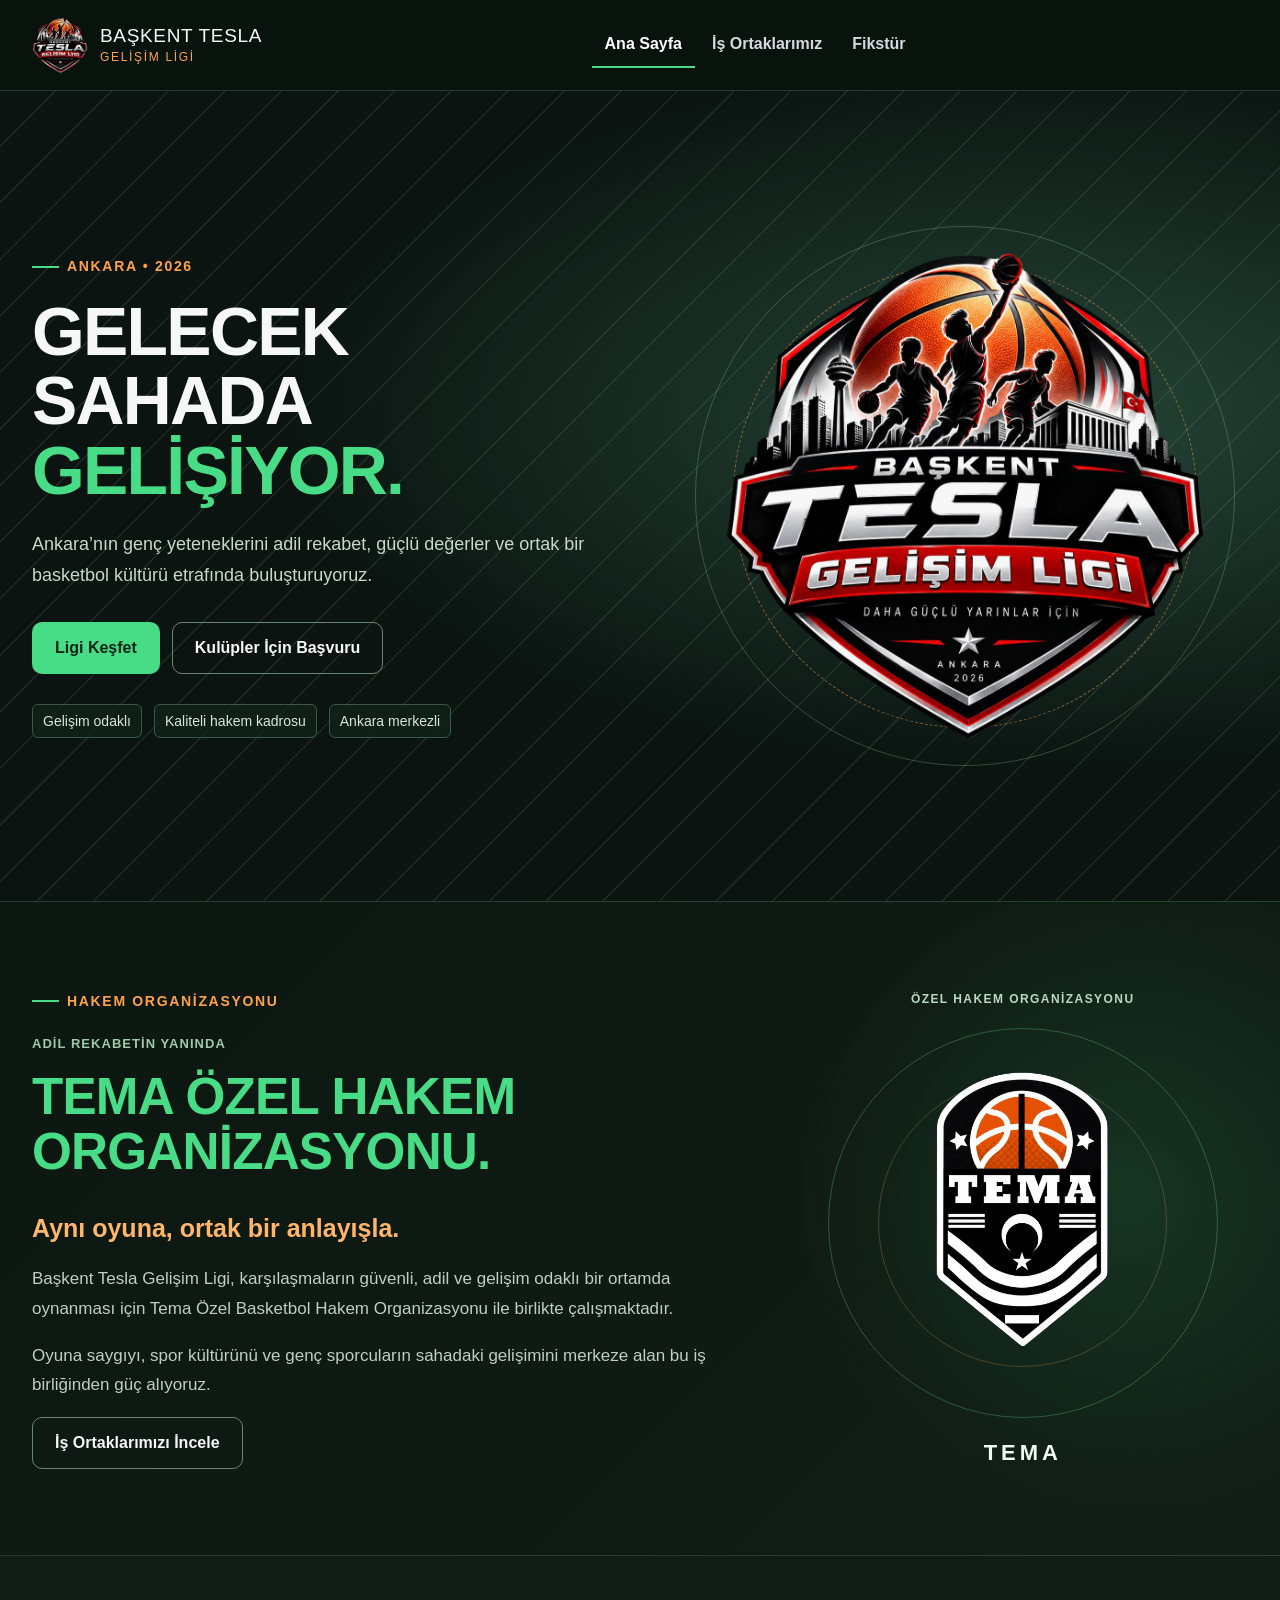
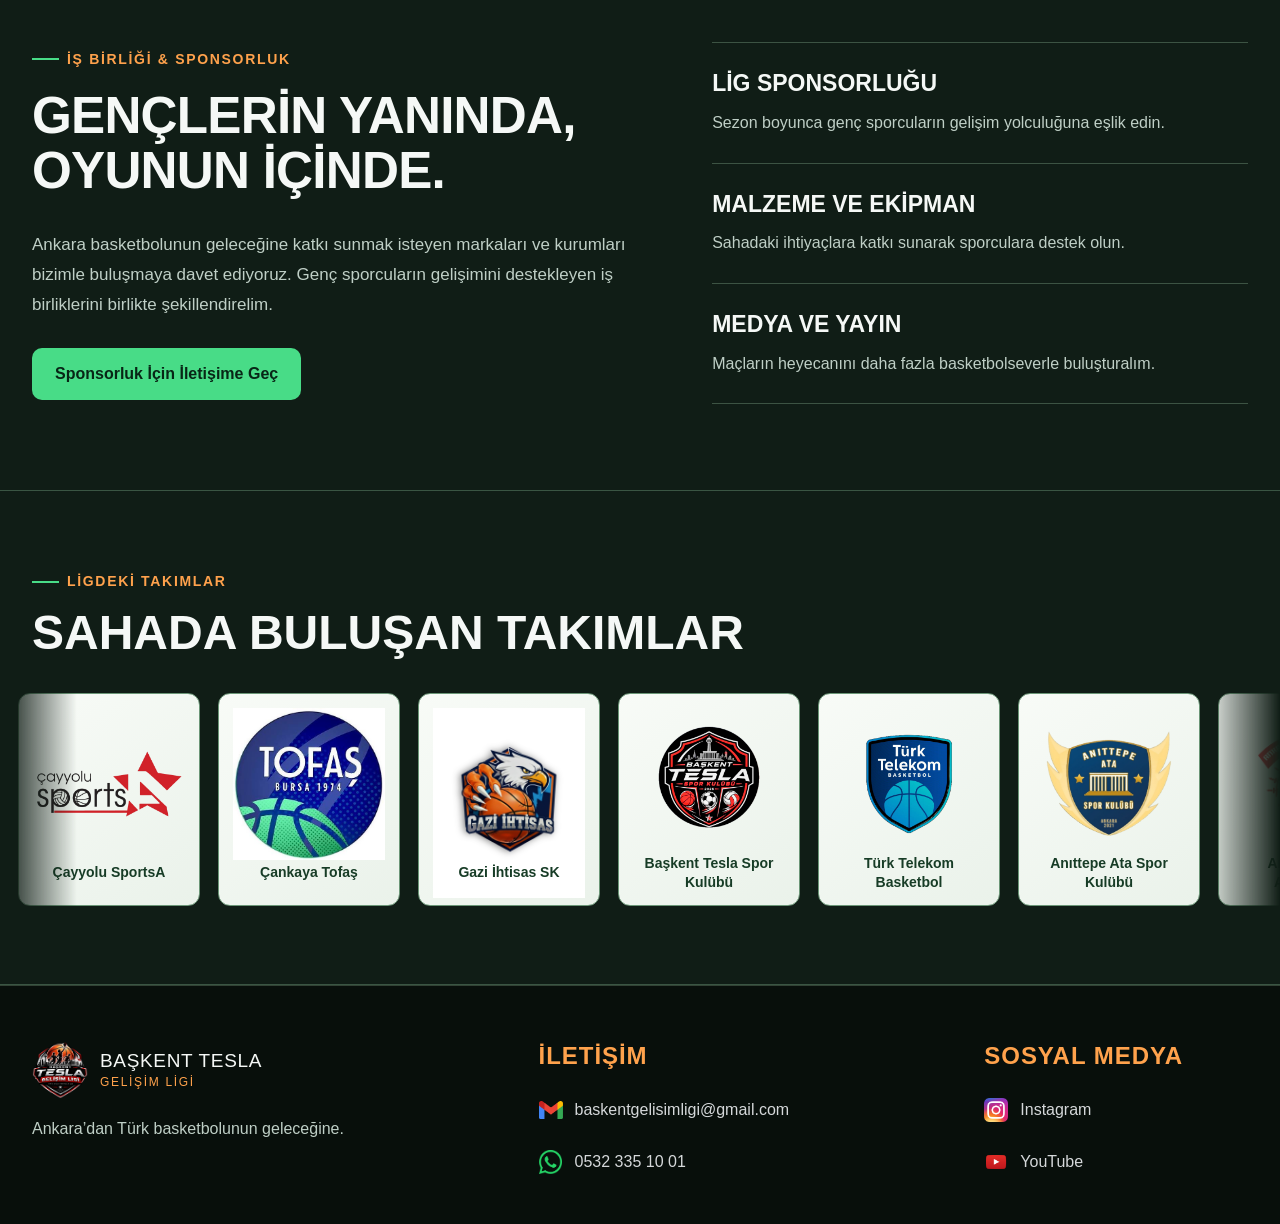
<file: index.html>
<!doctype html>
<html lang="tr">
<head>
  <meta charset="UTF-8">
  <meta name="viewport" content="width=device-width, initial-scale=1.0">
  <meta
    name="description"
    content="Başkent Tesla Gelişim Ligi — Ankara'nın genç basketbolcuları için gelişim, adil rekabet ve iş birliği platformu."
  >
  <title>Başkent Tesla Gelişim Ligi</title>

  <link rel="stylesheet" href="styles.css">
  <link rel="stylesheet" href="home.css">
  <script src="home.js" defer></script>
</head>

<body class="home-page">
  <a class="skip-link" href="#app">İçeriğe geç</a>

  <div class="shell">
    <header class="topbar">
      <div class="site-width header-inner">
        <a class="brand" href="index.html" aria-label="Başkent Tesla Gelişim Ligi ana sayfa">
          <span class="logo-wrap">
            <img src="assets/images/bgl_logo.png" alt="" width="56" height="56">
          </span>

          <span class="brand-name">
            Başkent Tesla
            <span>Gelişim Ligi</span>
          </span>
        </a>

        <nav id="mainNav" class="nav-links" aria-label="Ana navigasyon">
          <a class="nav-link active" aria-current="page" href="index.html">Ana Sayfa</a>
          <a class="nav-link" href="kulupler.html">İş Ortaklarımız</a>
          <a class="nav-link" href="fikstur.html">Fikstür</a>
        </nav>

        <div class="header-actions">

          <button
            id="menuButton"
            class="menu-button"
            type="button"
            aria-label="Menüyü aç"
            aria-expanded="false"
            aria-controls="mainNav"
          >
            ☰
          </button>
        </div>
      </div>
    </header>

    <main id="app">
      
      <section class="hero" id="hero" aria-labelledby="hero-title">
        <div class="site-width hero-grid">
          <div class="hero-content">
            <span class="eyebrow">ANKARA • 2026</span>

            <h1 id="hero-title" class="hero-title">
              Gelecek Sahada <span>Gelişiyor.</span>
            </h1>

            <p class="hero-copy">
              Ankara’nın genç yeteneklerini adil rekabet, güçlü değerler ve ortak
              bir basketbol kültürü etrafında buluşturuyoruz.
            </p>

            <div class="button-row">
              <a class="primary-button" href="#lig-bilgileri">Ligi Keşfet</a>
              <a class="secondary-button" href="#katilim">Kulüpler İçin Başvuru</a>
            </div>

            <div class="trust-row" aria-label="Lig özellikleri">
              <span class="trust-item">Gelişim odaklı</span>
              <span class="trust-item">Kaliteli hakem kadrosu</span>
              <span class="trust-item">Ankara merkezli</span>
            </div>
          </div>

          <div class="hero-mark">
            <img
              class="hero-logo"
              src="assets/images/bgl_logo.png"
              alt="Başkent Tesla Gelişim Ligi logosu"
              width="520"
              height="520"
              fetchpriority="high"
            >
          </div>
        </div>
      </section>

      <section class="section home-referee-partner" aria-labelledby="tema-title">
        <div class="site-width referee-partner-grid">
          <div class="referee-partner-copy">
            <span class="eyebrow">HAKEM ORGANİZASYONU</span>

            <span class="partner-index">ADİL REKABETİN YANINDA</span>

            <h2 class="section-title" id="tema-title">
              <span>Tema Özel Hakem Organizasyonu.</span>
            </h2>

            <p class="referee-lead">Aynı oyuna, ortak bir anlayışla.</p>

            <p class="section-copy">
              Başkent Tesla Gelişim Ligi, karşılaşmaların güvenli, adil ve
              gelişim odaklı bir ortamda oynanması için Tema Özel Basketbol
              Hakem Organizasyonu ile birlikte çalışmaktadır.
            </p>

            <p class="section-copy">
              Oyuna saygıyı, spor kültürünü ve genç sporcuların sahadaki
              gelişimini merkeze alan bu iş birliğinden güç alıyoruz.
            </p>

            <a class="secondary-button" href="kulupler.html">
              İş Ortaklarımızı İncele
            </a>
          </div>

          <div class="referee-logo-area">
            <span class="logo-area-label">ÖZEL HAKEM ORGANİZASYONU</span>

            <div class="referee-logo-halo">
              <img
                src="assets/images/tema_hakem_logo.png"
                alt="Tema Özel Basketbol Hakem Organizasyonu logosu"
                width="420"
                height="420"
                loading="lazy"
              >
            </div>

            <span class="logo-area-name">TEMA</span>
          </div>
        </div>
      </section>

      <section class="section home-partners" id="sponsorluk" aria-labelledby="partners-title">
        <div class="site-width partners-grid">
          <div>
            <span class="eyebrow">İŞ BİRLİĞİ & SPONSORLUK</span>

            <h2 class="section-title" id="partners-title">
              Gençlerin Yanında,<br>
              Oyunun İçinde.
            </h2>

            <p class="section-copy">
              Ankara basketbolunun geleceğine katkı sunmak isteyen markaları ve
              kurumları bizimle buluşmaya davet ediyoruz. Genç sporcuların
              gelişimini destekleyen iş birliklerini birlikte şekillendirelim.
            </p>

            <a
              class="primary-button"
              href="https://wa.me/905323351001"
              target="_blank"
              rel="noopener noreferrer"
            >
              Sponsorluk İçin İletişime Geç
            </a>
          </div>

          <div class="partner-options">
            <article>
              <div>
                <h3>Lig Sponsorluğu</h3>
                <p>Sezon boyunca genç sporcuların gelişim yolculuğuna eşlik edin.</p>
              </div>
            </article>

            <article>
              <div>
                <h3>Malzeme ve Ekipman</h3>
                <p>Sahadaki ihtiyaçlara katkı sunarak sporculara destek olun.</p>
              </div>
            </article>

            <article>
              <div>
                <h3>Medya ve Yayın</h3>
                <p>Maçların heyecanını daha fazla basketbolseverle buluşturalım.</p>
              </div>
            </article>
          </div>
        </div>
      </section>
      
      <section class="teams-section" aria-labelledby="teams-title">
        <div class="site-width teams-heading">
          <div>
            <span class="eyebrow">LİGDEKİ TAKIMLAR</span>
            <h2 id="teams-title">Sahada Buluşan Takımlar</h2>
          </div>
        </div>

        <div class="team-marquee" aria-label="Lig takımları">
          <div class="team-track">
            <article class="team-card">
              <div class="team-logo-box">
                <img src="assets/images/sportsADARK.png" alt="SportsA logosu" loading="lazy">
              </div>
              <h3>Çayyolu SportsA</h3>
            </article>

            <article class="team-card">
              <div class="team-logo-box">
                <img src="assets/images/tofasCankaya.jpeg" alt="Tofas Cankaya" loading="lazy">
              </div>
              <h3>Çankaya Tofaş</h3>
            </article>

            <article class="team-card">
              <div class="team-logo-box">
                <img src="assets/images/ihtisasGazi.jpeg" alt="Gazi İhtisas SK" loading="lazy">
              </div>
              <h3>Gazi İhtisas SK</h3>
            </article>

            <article class="team-card">
              <div class="team-logo-box">
                <img src="assets/images/baskent_tesla_logo.png" alt="Baskent Tesla logosu" loading="lazy">
              </div>
              <h3>Başkent Tesla Spor Kulübü</h3>
            </article>

            <article class="team-card">
              <div class="team-logo-box">
                <img src="assets/images/turkTelekom.png" alt="[Takım 3 adı] logosu" loading="lazy">
              </div>
              <h3>Türk Telekom Basketbol</h3>
            </article>

            <article class="team-card">
              <div class="team-logo-box">
                <img src="assets/images/anıttepeTransp.png" alt="[Takım 4 adı] logosu" loading="lazy">
              </div>
              <h3>Anıttepe Ata Spor Kulübü</h3>
            </article>

            <article class="team-card">
              <div class="team-logo-box">
                <img src="assets/images/ankaraSporAkademisi.png" alt="[Takım 5 adı] logosu" loading="lazy">
              </div>
              <h3>Ankara Spor Akademisi</h3>
            </article>

            <article class="team-card">
              <div class="team-logo-box">
                <img src="assets/images/forceSportsAcademy.png" alt="[Takım 6 adı] logosu" loading="lazy">
              </div>
              <h3>Force Sports Academy</h3>
            </article>

            <article class="team-card">
              <div class="team-logo-box">
                <img src="assets/images/oyaAkın_logo.png" alt="Oya Akın logosu" loading="lazy">
              </div>
              <h3>Oya Akın Spor Kulübü</h3>
            </article>

            <article class="team-card">
              <div class="team-logo-box">
                <img src="assets/images/hacettepeLogo.png" alt="Hacettepe logosu" loading="lazy">
              </div>
              <h3>Hacettepe Basketbol Kulübü</h3>
            </article>

            <article class="team-card">
              <div class="team-logo-box">
                <img src="assets/images/tofasLogo.png" alt="Batıkent Tofaş logosu" loading="lazy">
              </div>
              <h3>Batıkent Tofaş</h3>
            </article>
            
            <article class="team-card">
              <div class="team-logo-box">
                <img src="assets/images/ankaraAltyapıSporKulubu.png" alt="Ankara Altyapı SK logosu" loading="lazy">
              </div>
              <h3>Ankara Altyapı SK</h3>
            </article>

            <article class="team-card">
              <div class="team-logo-box">
                <img src="assets/images/sportsADARK.png" alt="SportsA logosu" loading="lazy">
              </div>
              <h3>Çayyolu SportsA</h3>
            </article>

            <article class="team-card">
              <div class="team-logo-box">
                <img src="assets/images/tofasCankaya.jpeg" alt="Tofas Cankaya" loading="lazy">
              </div>
              <h3>Çankaya Tofaş</h3>
            </article>

            <article class="team-card">
              <div class="team-logo-box">
                <img src="assets/images/ihtisasGazi.jpeg" alt="Gazi İhtisas SK" loading="lazy">
              </div>
              <h3>Gazi İhtisas SK</h3>
            </article>

            <article class="team-card">
              <div class="team-logo-box">
                <img src="assets/images/baskent_tesla_logo.png" alt="Baskent Tesla logosu" loading="lazy">
              </div>
              <h3>Başkent Tesla Spor Kulübü</h3>
            </article>

            <article class="team-card">
              <div class="team-logo-box">
                <img src="assets/images/turkTelekom.png" alt="[Takım 3 adı] logosu" loading="lazy">
              </div>
              <h3>Türk Telekom Basketbol</h3>
            </article>

            <article class="team-card">
              <div class="team-logo-box">
                <img src="assets/images/anıttepeTransp.png" alt="[Takım 4 adı] logosu" loading="lazy">
              </div>
              <h3>Anıttepe Ata Spor Kulübü</h3>
            </article>

            <article class="team-card">
              <div class="team-logo-box">
                <img src="assets/images/ankaraSporAkademisi.png" alt="[Takım 5 adı] logosu" loading="lazy">
              </div>
              <h3>Ankara Spor Akademisi</h3>
            </article>

            <article class="team-card">
              <div class="team-logo-box">
                <img src="assets/images/forceSportsAcademy.png" alt="[Takım 6 adı] logosu" loading="lazy">
              </div>
              <h3>Force Sports Academy</h3>
            </article>

            <article class="team-card">
              <div class="team-logo-box">
                <img src="assets/images/oyaAkın_logo.png" alt="Oya Akın logosu" loading="lazy">
              </div>
              <h3>Oya Akın Spor Kulübü</h3>
            </article>

            <article class="team-card">
              <div class="team-logo-box">
                <img src="assets/images/hacettepeLogo.png" alt="Hacettepe" loading="lazy">
              </div>
              <h3>Hacettepe Spor Kulübü</h3>
            </article>

            <article class="team-card">
              <div class="team-logo-box">
                <img src="assets/images/tofasLogo.png" alt="Batıkent Tofaş logosu" loading="lazy">
              </div>
              <h3>Batıkent Tofaş</h3>
            </article>

            <article class="team-card">
              <div class="team-logo-box">
                <img src="assets/images/ankaraAltyapıSporKulubu.png" alt="Ankara Altyapı SK logosu" loading="lazy">
              </div>
              <h3>Ankara Altyapı SK</h3>
            </article>

            
          </div>
        </div>
      </section>
    </main>

    <footer class="bgl-footer" id="iletisim">
      <div class="site-width footer-grid">
        <div class="footer-brand">
          <a class="brand" href="index.html" aria-label="Başkent Tesla Gelişim Ligi ana sayfa">
            <span class="logo-wrap">
              <img src="assets/images/bgl_logo.png" alt="" width="56" height="56" loading="lazy">
            </span>

            <span class="brand-name">
              Başkent Tesla
              <span>Gelişim Ligi</span>
            </span>
          </a>

          <p class="footer-copy">Ankara’dan Türk basketbolunun geleceğine.</p>
        </div>

        <div class="footer-contact">
          <h2 class="footer-heading">İletişim</h2>

          <ul class="footer-list">
            <li>
              <a class="footer-icon-link" href="mailto:baskentgelisimligi@gmail.com">
                <img class="footer-icon" src="assets/images/email_icon.png" alt="" width="24" height="24" loading="lazy">
                <span>baskentgelisimligi@gmail.com</span>
              </a>
            </li>

            <li>
              <a
                class="footer-icon-link"
                href="https://wa.me/905323351001"
                target="_blank"
                rel="noopener noreferrer"
                aria-label="0532 335 10 01 numarasına WhatsApp üzerinden yazın"
              >
                <img class="footer-icon" src="assets/images/phone_icon.png" alt="" width="24" height="24" loading="lazy">
                <span>0532 335 10 01</span>
              </a>
            </li>
          </ul>
        </div>

        <div class="footer-social">
          <h2 class="footer-heading">Sosyal Medya</h2>

          <ul class="footer-list">
            <li>
              <a
                class="footer-icon-link"
                href="https://www.instagram.com/baskentgelisimligi/"
                target="_blank"
                rel="noopener noreferrer"
              >
                <img class="footer-icon" src="assets/images/instagram_icon.png" alt="" width="24" height="24" loading="lazy">
                <span>Instagram</span>
              </a>
            </li>

            <li>
              <a
                class="footer-icon-link"
                href="https://www.youtube.com/@Ba%C5%9FkentGeli%C5%9FimLigi"
                target="_blank"
                rel="noopener noreferrer"
                aria-label="Başkent Tesla Gelişim Ligi YouTube kanalını aç"
              >
                <img class="footer-icon" src="assets/images/youtube_icon.png" alt="" width="24" height="24" loading="lazy">
                <span>YouTube</span>
              </a>
            </li>
          </ul>
        </div>
      </div>
    </footer>
  </div>
</body>
</html>
</file>
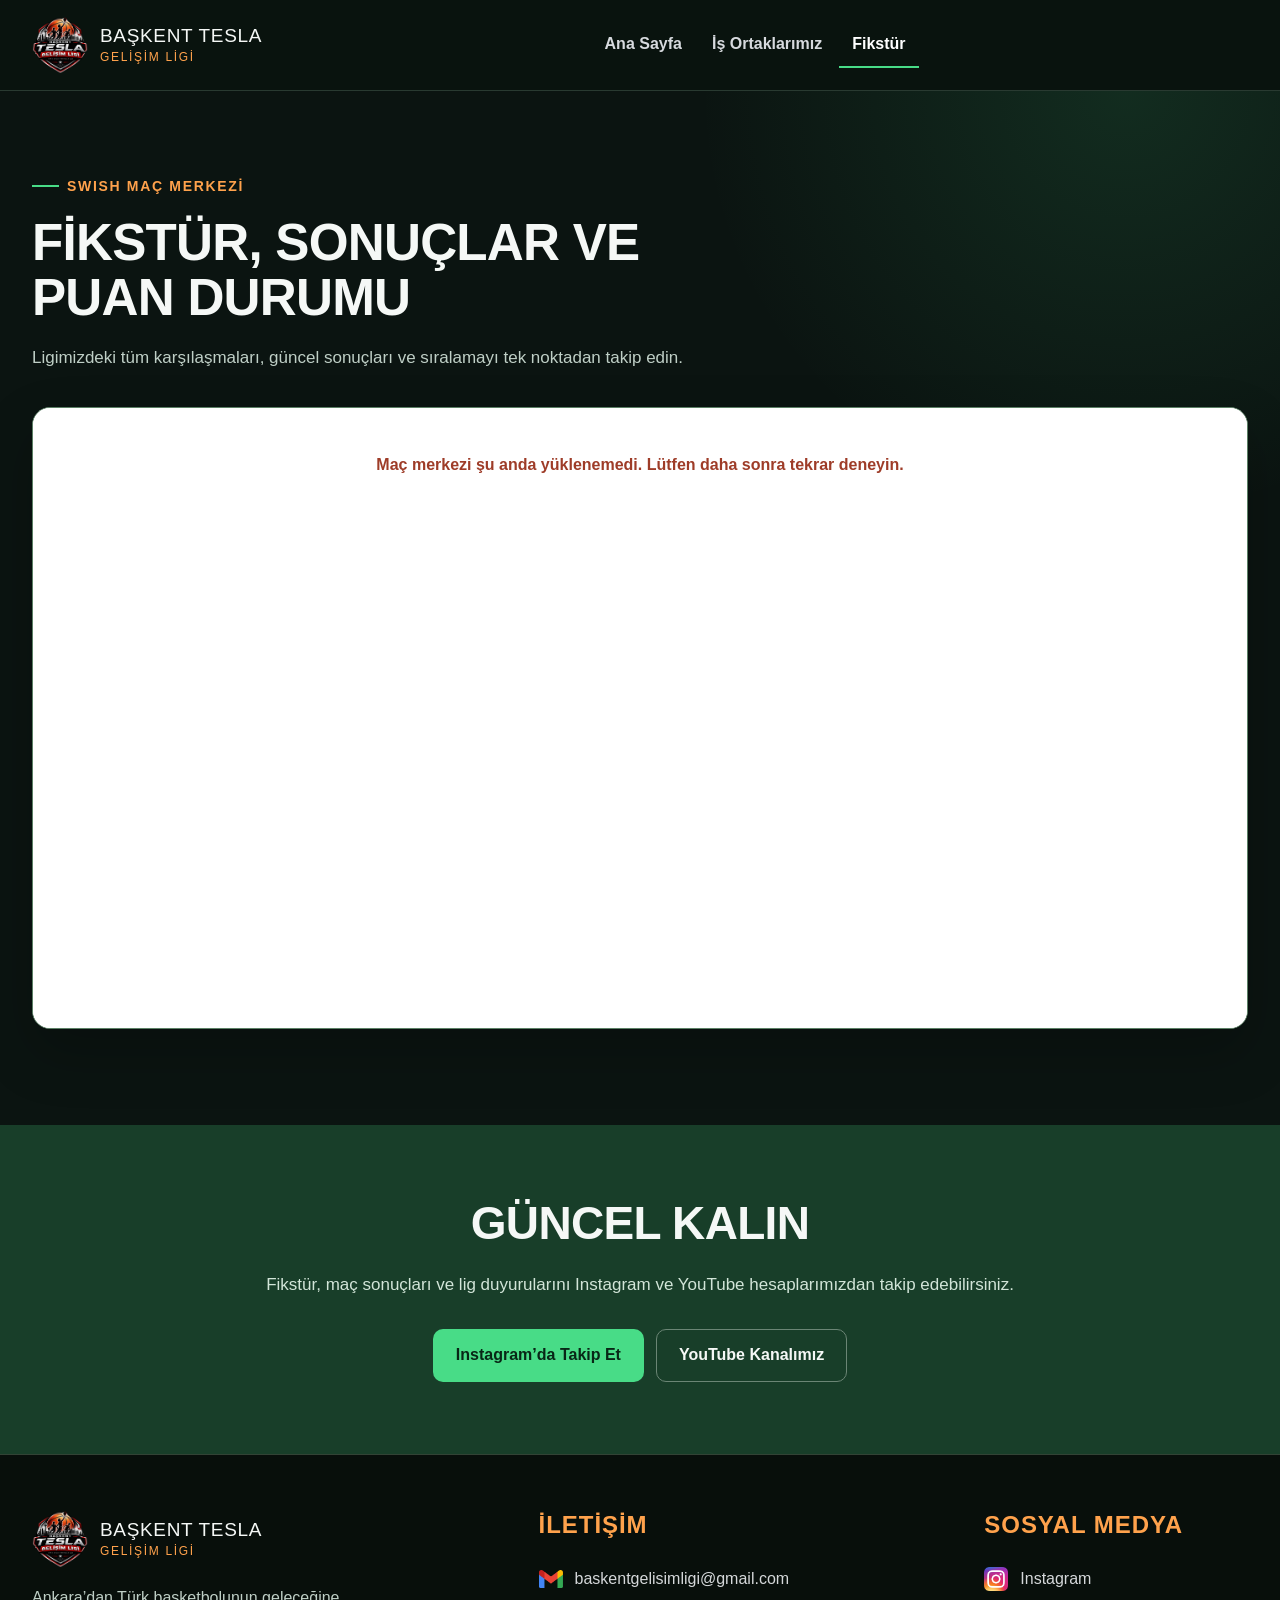
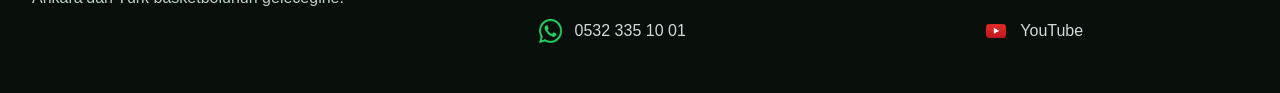
<file: fikstur.html>
<!doctype html>
<html lang="tr">
<head>
  <meta charset="UTF-8">
  <meta name="viewport" content="width=device-width, initial-scale=1.0">
  <meta
    name="description"
    content="Başkent Tesla Gelişim Ligi fikstürü, maç sonuçları ve puan durumu."
  >
  <title>Fikstür | Başkent Tesla Gelişim Ligi</title>

  <link rel="stylesheet" href="styles.css">
  <link rel="stylesheet" href="fixtures.css">

  <script src="home.js" defer></script>

  <script
    src="https://widget.nbn23.com/widget-react.js.gz"
    type="text/javascript"
  ></script>
</head>

<body class="home-page fixtures-page">
  <a class="skip-link" href="#app">İçeriğe geç</a>

  <div class="shell">
    <header class="topbar">
      <div class="site-width header-inner">
        <a class="brand" href="index.html" aria-label="Başkent Tesla Gelişim Ligi ana sayfa">
          <span class="logo-wrap">
            <img src="assets/images/bgl_logo.png" alt="" width="56" height="56">
          </span>

          <span class="brand-name">
            Başkent Tesla
            <span>Gelişim Ligi</span>
          </span>
        </a>

        <nav id="mainNav" class="nav-links" aria-label="Ana navigasyon">
          <a class="nav-link" href="index.html">Ana Sayfa</a>
          <a class="nav-link" href="kulupler.html">İş Ortaklarımız</a>
          <a class="nav-link active" aria-current="page" href="fikstur.html">Fikstür</a>
        </nav>

        <div class="header-actions">
          <button
            id="menuButton"
            class="menu-button"
            type="button"
            aria-label="Menüyü aç"
            aria-expanded="false"
            aria-controls="mainNav"
          >
            ☰
          </button>
        </div>
      </div>
    </header>

    <main id="app">
      <section class="widget-section" aria-labelledby="widget-title">
        <div class="site-width">
          <div class="widget-heading">
            <div>
              <span class="eyebrow">SWISH MAÇ MERKEZİ</span>

              <h2 id="widget-title" class="section-title">
                Fikstür, Sonuçlar ve<br>
                Puan Durumu
              </h2>

              <p class="section-copy">
                Ligimizdeki tüm karşılaşmaları, güncel sonuçları ve sıralamayı
                tek noktadan takip edin.
              </p>
            </div>
          </div>

          <div class="widget-shell">
            <div id="nbn23-widget" aria-live="polite">
              <p class="widget-loading">Maç merkezi yükleniyor...</p>
            </div>
          </div>
        </div>
      </section>

      <section class="clubs-cta fixture-social-cta" aria-labelledby="follow-title">
        <div class="site-width">
          <h2 id="follow-title" class="section-title">
            Güncel Kalın
          </h2>

          <p class="section-copy">
            Fikstür, maç sonuçları ve lig duyurularını Instagram ve YouTube
            hesaplarımızdan takip edebilirsiniz.
          </p>

          <div class="button-row fixture-actions">
            <a
              class="primary-button"
              href="https://www.instagram.com/baskentgelisimligi/"
              target="_blank"
              rel="noopener noreferrer"
            >
              Instagram’da Takip Et
            </a>

            <a
              class="secondary-button"
              href="https://www.youtube.com/@baskentgelisimligi"
              target="_blank"
              rel="noopener noreferrer"
            >
              YouTube Kanalımız
            </a>
          </div>
        </div>
      </section>
    </main>

    <footer class="bgl-footer" id="iletisim">
      <div class="site-width footer-grid">
        <div class="footer-brand">
          <a class="brand" href="index.html" aria-label="Başkent Tesla Gelişim Ligi ana sayfa">
            <span class="logo-wrap">
              <img
                src="assets/images/bgl_logo.png"
                alt=""
                width="56"
                height="56"
                loading="lazy"
              >
            </span>

            <span class="brand-name">
              Başkent Tesla
              <span>Gelişim Ligi</span>
            </span>
          </a>

          <p class="footer-copy">
            Ankara’dan Türk basketbolunun geleceğine.
          </p>
        </div>

        <div class="footer-contact">
          <h2 class="footer-heading">İletişim</h2>

          <ul class="footer-list">
            <li>
              <a class="footer-icon-link" href="mailto:baskentgelisimligi@gmail.com">
                <img
                  class="footer-icon"
                  src="assets/images/email_icon.png"
                  alt=""
                  width="24"
                  height="24"
                  loading="lazy"
                >
                <span>baskentgelisimligi@gmail.com</span>
              </a>
            </li>

            <li>
              <a
                class="footer-icon-link"
                href="https://wa.me/905323351001"
                target="_blank"
                rel="noopener noreferrer"
                aria-label="0532 335 10 01 numarasına WhatsApp üzerinden yazın"
              >
                <img
                  class="footer-icon"
                  src="assets/images/phone_icon.png"
                  alt=""
                  width="24"
                  height="24"
                  loading="lazy"
                >
                <span>0532 335 10 01</span>
              </a>
            </li>
          </ul>
        </div>

        <div class="footer-social">
          <h2 class="footer-heading">Sosyal Medya</h2>

          <ul class="footer-list">
            <li>
              <a
                class="footer-icon-link"
                href="https://www.instagram.com/baskentgelisimligi/"
                target="_blank"
                rel="noopener noreferrer"
              >
                <img
                  class="footer-icon"
                  src="assets/images/instagram_icon.png"
                  alt=""
                  width="24"
                  height="24"
                  loading="lazy"
                >
                <span>Instagram</span>
              </a>
            </li>

            <li>
              <a
                class="footer-icon-link"
                href="https://www.youtube.com/@baskentgelisimligi"
                target="_blank"
                rel="noopener noreferrer"
                aria-label="Başkent Tesla Gelişim Ligi YouTube kanalını aç"
              >
                <img
                  class="footer-icon"
                  src="assets/images/youtube_icon.png"
                  alt=""
                  width="24"
                  height="24"
                  loading="lazy"
                >
                <span>YouTube</span>
              </a>
            </li>
          </ul>
        </div>
      </div>
    </footer>
  </div>

  <script>
    window.addEventListener("load", function () {
      const widgetMount = document.getElementById("nbn23-widget");

      if (!window.swish_widget_app) {
        widgetMount.innerHTML =
          "<p class='widget-error'>Maç merkezi şu anda yüklenemedi. Lütfen daha sonra tekrar deneyin.</p>";
        return;
      }

      swish_widget_app.init({
        mountOn: "nbn23-widget",
        apiKey: "5a527a4b-56e7-4606-a485-b9995bd9fd50",
        backgroundColor: "#ffffff"

        /*
          NBN23 özel bir tema adı verdiyse buraya ekleyebilirsin:
          theme: "NBN23_TARAFINDAN_VERİLEN_TEMA"
        */
      });
    });
  </script>
</body>
</html>
</file>
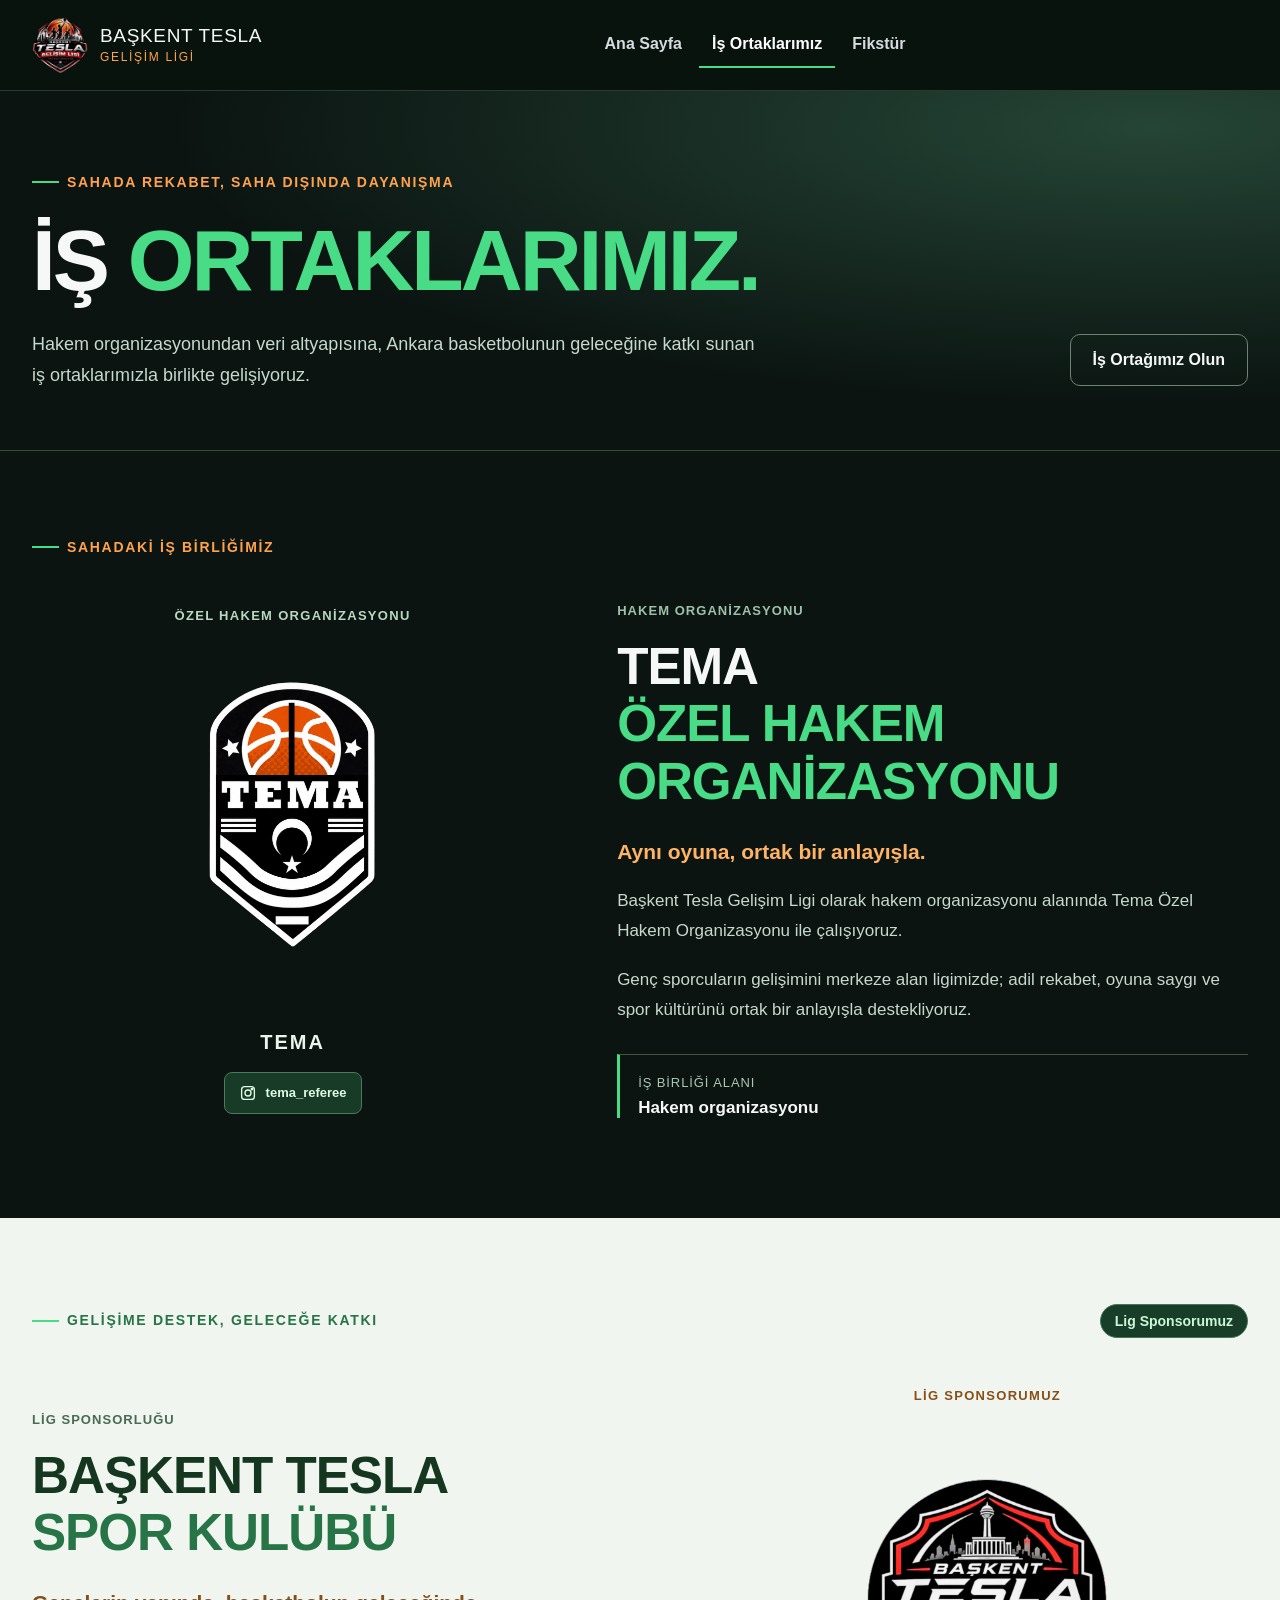
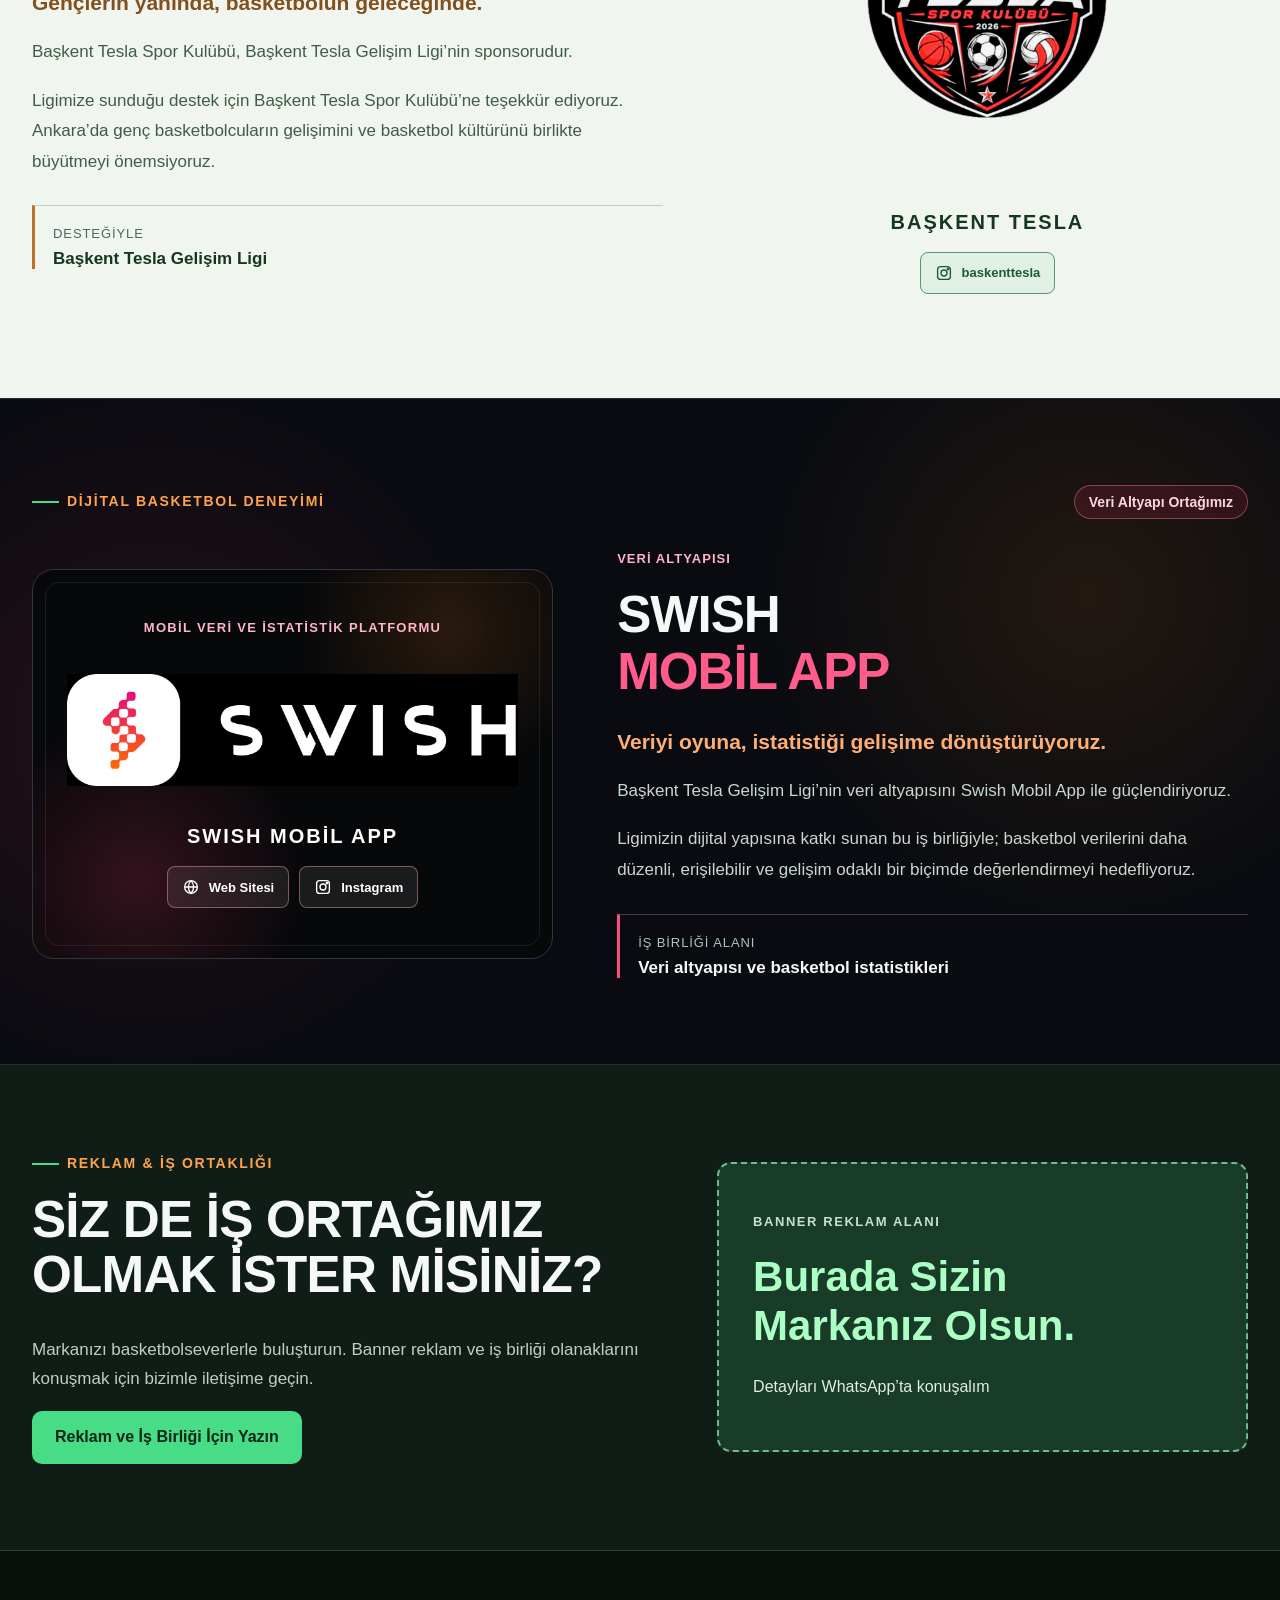
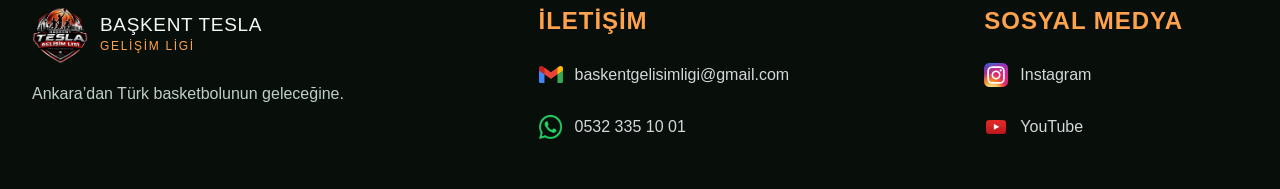
<file: kulupler.html>
<!doctype html>
<html lang="tr">
<head>
  <meta charset="UTF-8">
  <meta name="viewport" content="width=device-width, initial-scale=1.0">
  <meta
    name="description"
    content="Tema Özel Hakem Organizasyonu, Başkent Tesla Spor Kulübü ve Swish Mobil App ile Başkent Tesla Gelişim Ligi iş ortakları."
  >
  <title>İş Ortaklarımız | Başkent Tesla Gelişim Ligi</title>

  <link rel="stylesheet" href="styles.css">
  <link rel="stylesheet" href="partners.css">
  <script src="home.js" defer></script>
</head>

<body class="home-page partners-page">
  <a class="skip-link" href="#app">İçeriğe geç</a>

  <div class="shell">
    <header class="topbar">
      <div class="site-width header-inner">
        <a class="brand" href="index.html" aria-label="Başkent Tesla Gelişim Ligi ana sayfa">
          <span class="logo-wrap">
            <img src="assets/images/bgl_logo.png" alt="" width="56" height="56">
          </span>
          <span class="brand-name">
            Başkent Tesla
            <span>Gelişim Ligi</span>
          </span>
        </a>

        <nav id="mainNav" class="nav-links" aria-label="Ana navigasyon">
          <a class="nav-link" href="index.html">Ana Sayfa</a>
          <a class="nav-link active" aria-current="page" href="kulupler.html">İş Ortaklarımız</a>
          <a class="nav-link" href="fikstur.html">Fikstür</a>
        </nav>

        <div class="header-actions">
          <button
            id="menuButton"
            class="menu-button"
            type="button"
            aria-label="Menüyü aç"
            aria-expanded="false"
            aria-controls="mainNav"
          >
            ☰
          </button>
        </div>
      </div>
    </header>

    <main id="app">
      <section class="partners-hero" aria-labelledby="partners-heading">
        <div class="site-width">
          <span class="eyebrow">SAHADA REKABET, SAHA DIŞINDA DAYANIŞMA</span>

          <h1 id="partners-heading">
            İş <span>Ortaklarımız.</span>
          </h1>

          <div class="partners-intro">
            <p>
              Hakem organizasyonundan veri altyapısına, Ankara basketbolunun
              geleceğine katkı sunan iş ortaklarımızla birlikte gelişiyoruz.
            </p>

            <a class="secondary-button" href="#ortaklik">İş Ortağımız Olun</a>
          </div>
        </div>
      </section>

      <!-- Tema logosu: assets/images/tema_hakem_logo.png -->
      <section class="section partner-feature tema-feature" aria-labelledby="tema-title">
        <div class="site-width">
          <div class="feature-topline">
            <span class="eyebrow">SAHADAKİ İŞ BİRLİĞİMİZ</span>
          </div>

          <article class="feature-layout">
            <div class="feature-logo-panel">
              <span class="logo-caption">ÖZEL HAKEM ORGANİZASYONU</span>

              <img
                src="assets/images/tema_hakem_logo.png"
                alt="Tema Özel Hakem Organizasyonu logosu"
                width="360"
                height="360"
                loading="lazy"
              >

              <span class="logo-wordmark">TEMA</span>

              <div class="partner-logo-actions" aria-label="Tema bağlantıları">
                <!-- TEMA_HESAP_ADI kısmını gerçek Instagram kullanıcı adıyla değiştir. -->
                <a
                  class="partner-logo-link instagram-link"
                  href="https://www.instagram.com/tema_referee/"
                  target="_blank"
                  rel="noopener noreferrer"
                  aria-label="Tema Özel Hakem Organizasyonu Instagram hesabını aç"
                >
                  <svg viewBox="0 0 24 24" aria-hidden="true">
                    <rect x="3.5" y="3.5" width="17" height="17" rx="4"></rect>
                    <circle cx="12" cy="12" r="4"></circle>
                    <circle cx="17.3" cy="6.8" r="1"></circle>
                  </svg>
                  <span>tema_referee</span>
                </a>
              </div>
            </div>

            <div class="feature-copy">
              <span class="feature-index">HAKEM ORGANİZASYONU</span>

              <h2 id="tema-title">
                Tema <span>Özel Hakem Organizasyonu</span>
              </h2>

              <p class="feature-lead">Aynı oyuna, ortak bir anlayışla.</p>

              <p>
                Başkent Tesla Gelişim Ligi olarak hakem organizasyonu alanında
                Tema Özel Hakem Organizasyonu ile çalışıyoruz.
              </p>

              <p>
                Genç sporcuların gelişimini merkeze alan ligimizde; adil
                rekabet, oyuna saygı ve spor kültürünü ortak bir anlayışla
                destekliyoruz.
              </p>

              <div class="feature-note">
                <span>İŞ BİRLİĞİ ALANI</span>
                <strong>Hakem organizasyonu</strong>
              </div>
            </div>
          </article>
        </div>
      </section>

      <!-- Başkent Tesla logosu: assets/images/baskent_tesla_logo.png -->
      <section class="section partner-feature sponsor-feature" aria-labelledby="sponsor-title">
        <div class="site-width">
          <div class="feature-topline">
            <span class="eyebrow">GELİŞİME DESTEK, GELECEĞE KATKI</span>
            <span class="partner-badge">Lig Sponsorumuz</span>
          </div>

          <article class="feature-layout sponsor-layout">
            <div class="feature-copy">
              <span class="feature-index">LİG SPONSORLUĞU</span>

              <h2 id="sponsor-title">
                Başkent Tesla <span>Spor Kulübü</span>
              </h2>

              <p class="feature-lead">
                Gençlerin yanında, basketbolun geleceğinde.
              </p>

              <p>
                Başkent Tesla Spor Kulübü, Başkent Tesla Gelişim Ligi’nin
                sponsorudur.
              </p>

              <p>
                Ligimize sunduğu destek için Başkent Tesla Spor Kulübü’ne
                teşekkür ediyoruz. Ankara’da genç basketbolcuların gelişimini
                ve basketbol kültürünü birlikte büyütmeyi önemsiyoruz.
              </p>

              <div class="feature-note">
                <span>DESTEĞİYLE</span>
                <strong>Başkent Tesla Gelişim Ligi</strong>
              </div>
            </div>

            <div class="feature-logo-panel sponsor-logo-panel">
              <span class="logo-caption">LİG SPONSORUMUZ</span>

              <img
                src="assets/images/baskent_tesla_logo.png"
                alt="Başkent Tesla Spor Kulübü logosu"
                width="360"
                height="360"
                loading="lazy"
              >

              <span class="logo-wordmark">BAŞKENT TESLA</span>

              <div class="partner-logo-actions" aria-label="Başkent Tesla bağlantıları">
                <a
                  class="partner-logo-link instagram-link"
                  href="https://www.instagram.com/baskenttesla/"
                  target="_blank"
                  rel="noopener noreferrer"
                  aria-label="Başkent Tesla Spor Kulübü Instagram hesabını aç"
                >
                  <svg viewBox="0 0 24 24" aria-hidden="true">
                    <rect x="3.5" y="3.5" width="17" height="17" rx="4"></rect>
                    <circle cx="12" cy="12" r="4"></circle>
                    <circle cx="17.3" cy="6.8" r="1"></circle>
                  </svg>
                  <span>baskenttesla</span>
                </a>
              </div>
            </div>
          </article>
        </div>
      </section>

      <!-- Swish logosu: assets/images/swish_logo.png -->
      <section class="section partner-feature swish-feature" aria-labelledby="swish-title">
        <div class="site-width">
          <div class="feature-topline">
            <span class="eyebrow">DİJİTAL BASKETBOL DENEYİMİ</span>
            <span class="partner-badge">Veri Altyapı Ortağımız</span>
          </div>

          <article class="swish-layout">
            <div class="swish-logo-stage">
              <span class="logo-caption">MOBİL VERİ VE İSTATİSTİK PLATFORMU</span>

              <div class="swish-logo-frame">
                <img
                  src="assets/images/swish_logo.jpeg"
                  alt="Swish Mobil App logosu"
                  width="620"
                  height="250"
                  loading="lazy"
                >
              </div>

              <span class="logo-wordmark">SWISH MOBİL APP</span>

              <div class="partner-logo-actions" aria-label="Swish bağlantıları">
                <!-- SWISH_WEB_SITESI_LINKI kısmını gerçek web sitesi adresiyle değiştir. -->
                <a
                  class="partner-logo-link website-link"
                  href="https://swishbynbn23.com/tr"
                  target="_blank"
                  rel="noopener noreferrer"
                  aria-label="Swish web sitesini aç"
                >
                  <svg viewBox="0 0 24 24" aria-hidden="true">
                    <circle cx="12" cy="12" r="8.5"></circle>
                    <path d="M3.8 12h16.4"></path>
                    <path d="M12 3.5c2.3 2.4 3.5 5.2 3.5 8.5S14.3 18.1 12 20.5C9.7 18.1 8.5 15.3 8.5 12S9.7 5.9 12 3.5Z"></path>
                  </svg>
                  <span>Web Sitesi</span>
                </a>

                <!-- SWISH_HESAP_ADI kısmını gerçek Instagram kullanıcı adıyla değiştir. -->
                <a
                  class="partner-logo-link instagram-link"
                  href="https://www.instagram.com/swishallhoops/"
                  target="_blank"
                  rel="noopener noreferrer"
                  aria-label="Swish Instagram hesabını aç"
                >
                  <svg viewBox="0 0 24 24" aria-hidden="true">
                    <rect x="3.5" y="3.5" width="17" height="17" rx="4"></rect>
                    <circle cx="12" cy="12" r="4"></circle>
                    <circle cx="17.3" cy="6.8" r="1"></circle>
                  </svg>
                  <span>Instagram</span>
                </a>
              </div>
            </div>

            <div class="feature-copy swish-copy">
              <span class="feature-index">VERİ ALTYAPISI</span>

              <h2 id="swish-title">
                Swısh <span>Mobil App</span>
              </h2>

              <p class="feature-lead">
                Veriyi oyuna, istatistiği gelişime dönüştürüyoruz.
              </p>

              <p>
                Başkent Tesla Gelişim Ligi’nin veri altyapısını Swish Mobil App
                ile güçlendiriyoruz.
              </p>

              <p>
                Ligimizin dijital yapısına katkı sunan bu iş birliğiyle;
                basketbol verilerini daha düzenli, erişilebilir ve gelişim
                odaklı bir biçimde değerlendirmeyi hedefliyoruz.
              </p>

              <div class="feature-note">
                <span>İŞ BİRLİĞİ ALANI</span>
                <strong>Veri altyapısı ve basketbol istatistikleri</strong>
              </div>
            </div>
          </article>
        </div>
      </section>

      <section class="section partnership-invite" id="ortaklik" aria-labelledby="invite-title">
        <div class="site-width">
          <div class="advert-invite">
            <div>
              <span class="eyebrow">REKLAM & İŞ ORTAKLIĞI</span>

              <h2 id="invite-title" class="section-title">
                Siz de İş Ortağımız<br>Olmak İster misiniz?
              </h2>

              <p class="section-copy">
                Markanızı basketbolseverlerle buluşturun. Banner reklam ve iş
                birliği olanaklarını konuşmak için bizimle iletişime geçin.
              </p>

              <a
                class="primary-button"
                href="https://wa.me/905323351001"
                target="_blank"
                rel="noopener noreferrer"
              >
                Reklam ve İş Birliği İçin Yazın
              </a>
            </div>

            <a
              class="available-banner"
              href="https://wa.me/905323351001"
              target="_blank"
              rel="noopener noreferrer"
            >
              <span class="advert-label">BANNER REKLAM ALANI</span>
              <strong>Burada Sizin<br>Markanız Olsun.</strong>
              <span>Detayları WhatsApp’ta konuşalım</span>
            </a>
          </div>
        </div>
      </section>
    </main>

    <footer class="bgl-footer" id="iletisim">
      <div class="site-width footer-grid">
        <div class="footer-brand">
          <a class="brand" href="index.html" aria-label="Başkent Tesla Gelişim Ligi ana sayfa">
            <span class="logo-wrap">
              <img src="assets/images/bgl_logo.png" alt="" width="56" height="56" loading="lazy">
            </span>
            <span class="brand-name">
              Başkent Tesla
              <span>Gelişim Ligi</span>
            </span>
          </a>

          <p class="footer-copy">
            Ankara’dan Türk basketbolunun geleceğine.
          </p>
        </div>

        <div class="footer-contact">
          <h2 class="footer-heading">İletişim</h2>

          <ul class="footer-list">
            <li>
              <a class="footer-icon-link" href="mailto:baskentgelisimligi@gmail.com">
                <img class="footer-icon" src="assets/images/email_icon.png" alt="" width="24" height="24" loading="lazy">
                <span>baskentgelisimligi@gmail.com</span>
              </a>
            </li>

            <li>
              <a
                class="footer-icon-link"
                href="https://wa.me/905323351001"
                target="_blank"
                rel="noopener noreferrer"
                aria-label="0532 335 10 01 numarasına WhatsApp üzerinden yazın"
              >
                <img class="footer-icon" src="assets/images/phone_icon.png" alt="" width="24" height="24" loading="lazy">
                <span>0532 335 10 01</span>
              </a>
            </li>
          </ul>
        </div>

        <div class="footer-social">
          <h2 class="footer-heading">Sosyal Medya</h2>

          <ul class="footer-list">
            <li>
              <a
                class="footer-icon-link"
                href="https://www.instagram.com/baskentgelisimligi/"
                target="_blank"
                rel="noopener noreferrer"
              >
                <img class="footer-icon" src="assets/images/instagram_icon.png" alt="" width="24" height="24" loading="lazy">
                <span>Instagram</span>
              </a>
            </li>

            <li>
              <a
                class="footer-icon-link"
                href="https://www.youtube.com/@baskentgelisimligi"
                target="_blank"
                rel="noopener noreferrer"
                aria-label="Başkent Tesla Gelişim Ligi YouTube kanalını aç"
              >
                <img class="footer-icon" src="assets/images/youtube_icon.png" alt="" width="24" height="24" loading="lazy">
                <span>YouTube</span>
              </a>
            </li>
          </ul>
        </div>
      </div>
    </footer>
  </div>
</body>
</html>
</file>
<file: styles.css>
:root {
  --ink: #0b1411;
  --paper: #f5f8f6;
  --muted: #bfcfc6;
  --line: #344a3b;
  --orange: #ffa24c;
  --green: #48dc87;
  --green-hover: #70eba2;
  --max: 1240px;
  --heading: "Arial Narrow", Bahnschrift, Impact, sans-serif;
  --body: Inter, Arial, Helvetica, sans-serif;
}

*,
*::before,
*::after {
  box-sizing: border-box;
}

html {
  scroll-behavior: smooth;
  scroll-padding-top: 110px;
}

body {
  width: 100%;
  margin: 0;
  overflow-x: hidden;
  background: var(--ink);
  color: var(--paper);
  font-family: var(--body);
}

img {
  display: block;
  max-width: 100%;
}

a {
  color: inherit;
  text-decoration: none;
}

button,
input,
textarea {
  font: inherit;
}

button {
  cursor: pointer;
}

button:focus-visible,
a:focus-visible {
  outline: 3px solid var(--orange);
  outline-offset: 4px;
}

.shell {
  width: 100%;
  min-height: 100vh;
}

.site-width {
  width: min(var(--max), calc(100% - 64px));
  margin: 0 auto;
}

.skip-link {
  position: fixed;
  top: -100px;
  left: 16px;
  z-index: 300;
  padding: 12px 20px;
  background: var(--green);
  color: #082616;
  font-weight: 800;
}

.skip-link:focus {
  top: 16px;
}

.topbar {
  position: sticky;
  top: 0;
  z-index: 50;
  border-bottom: 1px solid #293a31;
  background: rgba(10, 20, 15, 0.96);
  backdrop-filter: blur(14px);
}

.header-inner {
  display: flex;
  align-items: center;
  justify-content: space-between;
  min-height: 90px;
  gap: 20px;
}

.brand {
  display: inline-flex;
  align-items: center;
  gap: 12px;
  min-width: 0;
}

.logo-wrap {
  display: grid;
  width: 56px;
  height: 56px;
  flex: 0 0 56px;
  place-items: center;
  overflow: hidden;
  background: transparent;
}

.logo-wrap img {
  width: 100%;
  height: 100%;
  object-fit: contain;
}

.brand-name {
  max-width: 210px;
  font-family: var(--heading);
  font-size: 19px;
  line-height: 1.1;
  letter-spacing: 0.035em;
  text-transform: uppercase;
}

.brand-name span {
  display: block;
  margin-top: 4px;
  color: var(--orange);
  font-size: 12px;
  letter-spacing: 0.14em;
}

.nav-links {
  display: flex;
  align-items: center;
  gap: 4px;
}

.nav-link {
  padding: 13px;
  border-bottom: 2px solid transparent;
  color: #d7dade;
  font-size: 16px;
  font-weight: 700;
  transition: color 0.2s, border-color 0.2s;
}

.nav-link:hover,
.nav-link.active {
  border-color: var(--green);
  color: #fff;
}

.header-actions {
  display: flex;
  align-items: center;
  gap: 10px;
}

.join-button,
.primary-button,
.secondary-button {
  display: inline-flex;
  align-items: center;
  justify-content: center;
  min-height: 48px;
  padding: 14px 22px;
  border-radius: 10px;
  font-size: 16px;
  font-weight: 800;
  line-height: 1.4;
  text-align: center;
  transition: transform 0.2s, background 0.2s, border-color 0.2s;
}

.join-button,
.primary-button {
  border: 1px solid transparent;
  background: var(--green);
  color: #082616;
}

.join-button:hover,
.primary-button:hover {
  background: var(--green-hover);
  transform: translateY(-2px);
}

.secondary-button {
  border: 1px solid #6b8575;
  background: transparent;
  color: #f5f8f6;
}

.secondary-button:hover {
  border-color: var(--green);
  background: #203e2e;
  transform: translateY(-2px);
}

.menu-button {
  display: none;
  width: 44px;
  height: 42px;
  border: 1px solid #51575e;
  background: transparent;
  color: #fff;
  font-size: 21px;
}

.section {
  position: relative;
  padding: 86px 0;
}

.eyebrow {
  display: inline-flex;
  align-items: center;
  gap: 8px;
  color: var(--orange);
  font-size: 14px;
  font-weight: 800;
  letter-spacing: 0.12em;
  line-height: 1.5;
  text-transform: uppercase;
}

.eyebrow::before {
  width: 27px;
  height: 2px;
  flex: 0 0 27px;
  background: var(--green);
  content: "";
}

h1,
h2,
h3,
p {
  margin-top: 0;
}

h1,
h2,
h3 {
  font-family: var(--heading);
  text-transform: uppercase;
}

.section-title {
  max-width: 820px;
  margin: 18px 0 32px;
  font-size: clamp(32px, 4vw, 52px);
  line-height: 1.08;
  letter-spacing: -0.015em;
}

.section-copy {
  max-width: 765px;
  color: var(--muted);
  font-size: 17px;
  line-height: 1.75;
}

.button-row {
  display: flex;
  flex-wrap: wrap;
  gap: 12px;
  margin-top: 30px;
}

.bgl-footer {
  border-top: 1px solid #324335;
  background: #080f0b;
}

.footer-grid {
  display: grid;
  grid-template-columns: minmax(0, 1.15fr) minmax(0, 1fr) minmax(0, 0.65fr);
  gap: 40px;
  padding: 56px 0 40px;
}

.footer-brand .brand {
  margin-bottom: 18px;
}

.footer-copy {
  margin: 0;
  color: var(--muted);
  font-size: 16px;
  line-height: 1.6;
}

.footer-heading {
  margin: 0 0 18px;
  color: var(--orange);
  font-family: var(--heading);
  font-size: 24px;
  font-weight: 800;
  letter-spacing: 0.04em;
  text-transform: uppercase;
}

.footer-list {
  display: grid;
  gap: 8px;
  margin: 0;
  padding: 0;
  list-style: none;
}

.footer-icon-link {
  display: flex;
  align-items: center;
  gap: 12px;
  min-height: 44px;
  color: #d5d8da;
  font-size: 16px;
  line-height: 1.5;
}

.footer-icon-link:hover {
  color: var(--green);
}

.footer-icon {
  width: 24px;
  height: 24px;
  flex: 0 0 24px;
  object-fit: contain;
}

@media (max-width: 860px) {
  .nav-links {
    display: none;
  }

  .nav-links.open {
    position: absolute;
    top: 90px;
    left: 0;
    display: grid;
    width: 100%;
    padding: 13px 20px 17px;
    border-bottom: 1px solid #3b4148;
    background: #102519;
  }

  .nav-link {
    border-bottom: 0;
    border-left: 2px solid transparent;
  }

  .nav-link.active {
    border-left-color: var(--green);
  }

  .menu-button {
    display: block;
  }

  .footer-grid {
    grid-template-columns: repeat(2, minmax(0, 1fr));
  }

  .footer-brand {
    grid-column: 1 / -1;
  }
}

@media (max-width: 600px) {
  .site-width {
    width: calc(100% - 32px);
  }

  .section {
    padding: 58px 0;
  }

  .join-button {
    display: none;
  }

  .footer-grid {
    grid-template-columns: 1fr;
    gap: 30px;
    padding: 40px 0 30px;
  }

  .footer-brand {
    grid-column: auto;
  }
}

@media (prefers-reduced-motion: reduce) {
  *,
  *::before,
  *::after {
    scroll-behavior: auto !important;
    animation: none !important;
    transition: none !important;
  }
}
.home-matches {
  overflow: hidden;
  background: #f0f5ef;
  color: #173c26;
}

.home-matches-heading {
  display: flex;
  align-items: end;
  justify-content: space-between;
  gap: 24px;
  padding: 76px 0 34px;
}

.home-matches-heading .eyebrow {
  color: #306744;
}

.home-matches-heading h2 {
  margin: 16px 0 0;
  font-size: clamp(32px, 4vw, 48px);
  line-height: 1.05;
}

.matches-link {
  color: #236d41;
  font-size: 14px;
  font-weight: 800;
}

.matches-link:hover {
  color: #0c3e21;
  text-decoration: underline;
}

.match-day-strip {
  border-top: 1px solid #c4d8c7;
  background: #f8fbf7;
}

.sunday-match-strip {
  background: #e8f1e8;
}

.match-day-strip-inner {
  display: grid;
  grid-template-columns: 120px minmax(0, 1fr);
  align-items: stretch;
  gap: 22px;
  padding: 18px 0;
}

.match-date-card {
  display: grid;
  align-content: center;
  justify-items: center;
  gap: 2px;
  min-height: 136px;
  border: 1px solid #9abca2;
  border-radius: 12px;
  background: #183e29;
  color: #fff;
}

.match-date-card strong {
  color: var(--green);
  font-family: var(--heading);
  font-size: 42px;
  line-height: 0.9;
}

.match-date-card span {
  font-size: 14px;
  font-weight: 800;
  letter-spacing: 0.12em;
}

.match-date-card small {
  color: #b9d8c1;
  font-size: 10px;
  font-weight: 800;
  letter-spacing: 0.1em;
}

.mini-match-marquee {
  overflow: hidden;
  mask-image: linear-gradient(
    to right,
    transparent,
    #000 4%,
    #000 96%,
    transparent
  );
}

.mini-match-track {
  display: flex;
  width: max-content;
  gap: 14px;
  padding: 2px 0;
  animation: mini-match-scroll 28s linear infinite;
}

.reverse-mini-match-track {
  animation-direction: reverse;
}

.mini-match-marquee:hover .mini-match-track {
  animation-play-state: paused;
}

.mini-match-card {
  display: grid;
  width: 360px;
  min-height: 132px;
  flex: 0 0 360px;
  grid-template-columns: minmax(0, 1fr) 76px minmax(0, 1fr);
  align-items: center;
  gap: 8px;
  padding: 14px;
  border: 1px solid #b4cdb8;
  border-radius: 12px;
  background: #fff;
}

.mini-team {
  display: grid;
  min-width: 0;
  justify-items: center;
  gap: 8px;
  text-align: center;
}

.mini-team img {
  width: 58px;
  height: 58px;
  object-fit: contain;
}

.mini-team span {
  color: #173c26;
  font-size: 13px;
  font-weight: 800;
  line-height: 1.25;
}

.mini-match-time {
  display: grid;
  justify-items: center;
  gap: 5px;
  padding: 10px 4px;
  border-right: 1px solid #d2e1d4;
  border-left: 1px solid #d2e1d4;
  text-align: center;
}

.mini-match-time strong {
  color: #1f7745;
  font-family: var(--heading);
  font-size: 23px;
  line-height: 1;
}

.mini-match-time span {
  color: #a35e1b;
  font-size: 9px;
  font-weight: 800;
  letter-spacing: 0.08em;
}

@keyframes mini-match-scroll {
  to {
    transform: translateX(calc(-50% - 7px));
  }
}

@media (max-width: 760px) {
  .home-matches-heading {
    align-items: flex-start;
    flex-direction: column;
    padding: 58px 0 28px;
  }

  .match-day-strip-inner {
    grid-template-columns: 86px minmax(0, 1fr);
    gap: 12px;
  }

  .match-date-card {
    min-height: 120px;
  }

  .match-date-card strong {
    font-size: 34px;
  }
}

@media (max-width: 560px) {
  .match-day-strip-inner {
    grid-template-columns: 1fr;
    gap: 12px;
  }

  .match-date-card {
    min-height: 74px;
    grid-template-columns: auto auto auto;
    justify-content: center;
    gap: 10px;
  }

  .match-date-card strong {
    font-size: 30px;
  }

  .mini-match-card {
    width: 292px;
    min-height: 116px;
    flex-basis: 292px;
    grid-template-columns: minmax(0, 1fr) 64px minmax(0, 1fr);
    padding: 12px 8px;
  }

  .mini-team img {
    width: 48px;
    height: 48px;
  }

  .mini-team span {
    font-size: 11px;
  }

  .mini-match-time strong {
    font-size: 20px;
  }
}
</file>
<file: home.css>
.home-page {
  background: var(--ink);
}

.hero {
  position: relative;
  display: flex;
  min-height: min(820px, calc(100svh - 90px));
  align-items: center;
  overflow: hidden;
  background:
    radial-gradient(ellipse at 82% 40%, #254536 0, transparent 52%),
    #0b1411;
}

.hero::before {
  position: absolute;
  inset: 0;
  opacity: 0.25;
  background:
    repeating-linear-gradient(
      135deg,
      transparent 0 38px,
      #729581 39px,
      transparent 40px
    );
  content: "";
  pointer-events: none;
}

.hero-grid {
  position: relative;
  z-index: 1;
  display: grid;
  grid-template-columns: minmax(0, 1.08fr) minmax(0, 1fr);
  align-items: center;
  gap: 38px;
  padding: 72px 0;
}

.hero-title {
  margin: 20px 0 24px;
  font-size: clamp(44px, 5.3vw, 76px);
  line-height: 1.02;
  letter-spacing: -0.025em;
}

.hero-title span {
  display: block;
  color: var(--green);
}

.hero-copy {
  max-width: 560px;
  color: #c7d8ce;
  font-size: 18px;
  line-height: 1.75;
}

.trust-row {
  display: flex;
  flex-wrap: wrap;
  gap: 12px;
  margin-top: 30px;
}

.trust-item {
  padding: 8px 10px;
  border: 1px solid #3b5847;
  border-radius: 6px;
  background: rgba(18, 36, 27, 0.7);
  color: #d5e7dc;
  font-size: 14px;
}

.hero-mark {
  position: relative;
  display: grid;
  width: min(100%, 540px);
  aspect-ratio: 1;
  justify-self: center;
  place-items: center;
}

.hero-mark::before,
.hero-mark::after {
  position: absolute;
  border-radius: 50%;
  content: "";
}

.hero-mark::before {
  inset: 0;
  border: 1px solid rgba(142, 198, 163, 0.3);
}

.hero-mark::after {
  inset: 7%;
  border: 1px dashed rgba(255, 162, 76, 0.5);
  animation: home-orbit 90s linear infinite;
}

.hero-logo {
  position: relative;
  z-index: 1;
  width: 92%;
  height: auto;
  aspect-ratio: 1;
  object-fit: contain;
  animation: home-float 6s ease-in-out infinite;
}

@keyframes home-float {
  50% {
    transform: translateY(-9px);
  }
}

@keyframes home-orbit {
  to {
    transform: rotate(360deg);
  }
}

.event-section {
  overflow: hidden;
  background: #f0f5ef;
  color: #153720;
}

.event-grid {
  display: grid;
  grid-template-columns: minmax(0, 1.08fr) minmax(0, 0.92fr);
  align-items: center;
  gap: clamp(36px, 6vw, 80px);
}

.event-image-wrap {
  position: relative;
  min-height: 480px;
  overflow: hidden;
  border-radius: 18px;
  background: #173c26;
}

.event-image-wrap::after {
  position: absolute;
  inset: 0;
  background: linear-gradient(180deg, transparent 55%, rgba(8, 23, 14, 0.78));
  content: "";
}

.event-image-wrap img {
  width: 100%;
  height: 100%;
  min-height: 480px;
  object-fit: cover;
  transition: transform 0.5s;
}

.event-image-wrap:hover img {
  transform: scale(1.035);
}

.event-image-label {
  position: absolute;
  bottom: 24px;
  left: 24px;
  z-index: 1;
  color: #fff;
  font-size: 13px;
  font-weight: 800;
  letter-spacing: 0.12em;
}

.event-content .eyebrow {
  color: #306744;
}

.event-content .section-copy {
  margin-bottom: 28px;
  color: #405d49;
}

.event-details {
  display: grid;
  grid-template-columns: repeat(2, minmax(0, 1fr));
  gap: 14px;
  margin: 0 0 30px;
}

.event-detail-card {
  display: flex;
  min-height: 124px;
  padding: 18px;
  align-items: flex-start;
  gap: 14px;
  border: 1px solid #bfd5c4;
  border-radius: 12px;
  background: linear-gradient(145deg, #ffffff, #f8fbf7);
}

.event-detail-icon {
  display: grid;
  width: 42px;
  height: 42px;
  flex: 0 0 42px;
  place-items: center;
  border-radius: 10px;
  background: #e3f2e6;
  color: #287449;
}

.event-detail-icon svg {
  width: 23px;
  height: 23px;
  fill: none;
  stroke: currentColor;
  stroke-linecap: round;
  stroke-linejoin: round;
  stroke-width: 1.8;
}

.deadline-card .event-detail-icon {
  background: #fff0df;
  color: #b96717;
}

.event-details dt {
  margin-bottom: 9px;
  color: #54705d;
  font-size: 12px;
  font-weight: 800;
  letter-spacing: 0.08em;
  text-transform: uppercase;
}

.event-details dd {
  margin: 0;
  color: #173c26;
  font-size: 16px;
  font-weight: 800;
  line-height: 1.45;
}

.event-details dt {
  margin-bottom: 9px;
  color: #54705d;
  font-size: 12px;
  font-weight: 800;
  letter-spacing: 0.08em;
  text-transform: uppercase;
}

.event-details dd {
  margin: 0;
  color: #173c26;
  font-size: 16px;
  font-weight: 800;
  line-height: 1.45;
}

.teams-section {
  padding: 78px 0;
  overflow: hidden;
  border-top: 1px solid #3a5543;
  border-bottom: 1px solid #3a5543;
  background: #101d16;
}

.teams-heading {
  display: flex;
  align-items: end;
  justify-content: space-between;
  gap: 28px;
  margin-bottom: 34px;
}

.teams-heading h2 {
  margin: 16px 0 0;
  font-size: clamp(30px, 4vw, 48px);
  line-height: 1.05;
}

.teams-heading p {
  max-width: 360px;
  margin: 0;
  color: #bfcfc6;
  font-size: 16px;
  line-height: 1.65;
}

.team-marquee {
  width: 100%;
  overflow: hidden;
  mask-image: linear-gradient(
    to right,
    transparent,
    #000 6%,
    #000 94%,
    transparent
  );
}

.team-track {
  display: flex;
  width: max-content;
  gap: 18px;
  padding-left: 18px;
  animation: team-scroll 28s linear infinite;
}

.team-marquee:hover .team-track {
  animation-play-state: paused;
}

.team-card {
  display: grid;
  width: 182px;
  min-height: 200px;
  flex: 0 0 182px;
  grid-template-rows: 132px auto;
  gap: 14px;
  padding: 14px;
  border: 1px solid #6b9677;
  border-radius: 12px;
  background: linear-gradient(145deg, #f8fbf7, #eaf2ea);
}
.team-logo-box {
  display: grid;
  place-items: center;
}
.team-logo-box img {
  width: 100%;
  height: 100%;
  object-fit: contain;
}

.team-card h3 {
  align-self: center;
  margin: 0;
  color: #173c26;
  font-family: var(--body);
  font-size: 14px;
  font-weight: 800;
  line-height: 1.35;
  text-align: center;
  text-transform: none;
}

@keyframes team-scroll {
  to {
    transform: translateX(calc(-50% - 9px));
  }
}

.home-referee-partner {
  overflow: hidden;
  border-top: 1px solid rgba(126, 207, 150, 0.2);
  border-bottom: 1px solid rgba(126, 207, 150, 0.2);
  background:
    radial-gradient(circle at 88% 45%, rgba(72, 220, 135, 0.13), transparent 28%),
    linear-gradient(135deg, #0c1711, #111d15);
}

.referee-partner-grid {
  display: grid;
  grid-template-columns: minmax(0, 1.2fr) minmax(300px, 0.8fr);
  align-items: center;
  gap: clamp(42px, 7vw, 100px);
}

.partner-index {
  display: block;
  margin: 24px 0 14px;
  color: #9ec9aa;
  font-size: 13px;
  font-weight: 800;
  letter-spacing: 0.08em;
}

.home-referee-partner .section-title span {
  display: block;
  color: var(--green);
}

.referee-lead {
  margin-bottom: 18px;
  color: #ffb66b;
  font-size: clamp(20px, 2.2vw, 25px);
  font-weight: 800;
  line-height: 1.4;
}

.referee-logo-area {
  display: flex;
  min-height: 420px;
  flex-direction: column;
  align-items: center;
  justify-content: center;
  text-align: center;
}

.logo-area-label {
  color: #b8d8c0;
  font-size: 12px;
  font-weight: 800;
  letter-spacing: 0.12em;
}

.referee-logo-halo {
  position: relative;
  display: grid;
  width: min(100%, 390px);
  aspect-ratio: 1;
  margin: 22px 0;
  place-items: center;
}

.referee-logo-halo::before,
.referee-logo-halo::after {
  position: absolute;
  border-radius: 50%;
  content: "";
}

.referee-logo-halo::before {
  inset: 0;
  border: 1px solid rgba(111, 227, 146, 0.3);
}

.referee-logo-halo::after {
  inset: 13%;
  border: 1px solid rgba(255, 180, 94, 0.23);
}

.referee-logo-halo img {
  position: relative;
  z-index: 1;
  width: min(74%, 300px);
  height: auto;
  object-fit: contain;
}

.logo-area-name {
  color: #f0f8f1;
  font-family: var(--heading);
  font-size: 22px;
  font-weight: 800;
  letter-spacing: 0.18em;
}

.home-mission {
  background: #f0f5ef;
  color: #122b1d;
}

.home-mission .eyebrow {
  color: #306744;
}

.mission-grid {
  display: grid;
  grid-template-columns: repeat(2, minmax(0, 1fr));
  gap: 24px;
}

.mission-card {
  padding: 34px;
  border: 1px solid #bfd5c4;
  border-top: 4px solid #26945a;
  border-radius: 14px;
  background: #fff;
}

.mission-card:nth-child(2) {
  border-top-color: #bd6413;
  background: #e4efe5;
}

.card-kicker {
  display: block;
  color: #476351;
  font-size: 13px;
  font-weight: 800;
  letter-spacing: 0.08em;
}

.mission-card h3 {
  margin: 24px 0 16px;
  color: #173c26;
  font-size: 30px;
}

.mission-card p {
  margin-bottom: 0;
  color: #344c3d;
  font-size: 17px;
  line-height: 1.8;
}

.cta-band {
  border-bottom: 1px solid #426447;
  background: #183e29;
}

.cta-inner {
  display: grid;
  grid-template-columns: minmax(0, 1.5fr) minmax(0, 0.7fr);
  align-items: center;
  gap: 56px;
  padding: 68px 0;
}

.cta-title {
  margin: 16px 0 24px;
  font-size: clamp(34px, 4vw, 52px);
  line-height: 1.08;
}

.cta-band p {
  max-width: 690px;
  margin-bottom: 0;
  color: #d2e5d8;
  font-size: 17px;
  line-height: 1.7;
}

.participation-actions {
  display: grid;
  gap: 14px;
}

.home-partners {
  background: #101d16;
}

.partners-grid {
  display: grid;
  grid-template-columns: minmax(0, 1.15fr) minmax(0, 1fr);
  align-items: center;
  gap: 64px;
}

.home-partners .section-copy {
  margin-bottom: 28px;
}

.partner-options {
  border-top: 1px solid #3c5343;
}

.partner-options article {
  padding: 26px 0;
  border-bottom: 1px solid #3c5343;
}

.partner-options h3 {
  margin: 0 0 10px;
  font-size: 23px;
  line-height: 1.3;
}

.partner-options p {
  margin: 0;
  color: var(--muted);
  font-size: 16px;
  line-height: 1.7;
}

@media (max-width: 860px) {
  .hero,
  .hero-grid,
  .event-grid,
  .cta-inner,
  .partners-grid,
  .referee-partner-grid {
    min-height: auto;
    grid-template-columns: 1fr;
  }

  .hero-grid {
    gap: 36px;
    padding: 54px 0;
  }

  .hero-mark {
    width: min(100%, 440px);
  }

  .event-content {
    order: -1;
  }

  .teams-heading {
    align-items: start;
    flex-direction: column;
  }

  .participation-actions {
    display: flex;
    flex-wrap: wrap;
  }
}

@media (max-width: 600px) {
  .hero-title {
    font-size: clamp(38px, 10.5vw, 58px);
  }

  .hero-copy {
    font-size: 17px;
  }

  .hero-mark {
    width: min(100%, 360px);
  }

  .event-image-wrap,
  .event-image-wrap img {
    min-height: 300px;
  }

  .event-details,
  .mission-grid {
    grid-template-columns: 1fr;
  }

  .team-card {
    width: 162px;
    min-height: 184px;
    flex-basis: 162px;
    grid-template-rows: 116px auto;
  }

  .mission-card {
    padding: 26px;
  }

  .participation-actions {
    display: grid;
  }

  .referee-logo-area {
    min-height: 330px;
  }

  .referee-logo-halo {
    width: min(100%, 310px);
  }
}
</file>
<file: fixtures.css>
/* FİKSTÜR SAYFASI */

.fixtures-page .inner-hero {
  padding: 78px 0 52px;
  border-bottom: 1px solid #354b3e;
  background:
    radial-gradient(
      ellipse at 85% 20%,
      #254536,
      transparent 60%
    ),
    #0b1411;
}

.fixtures-page .inner-hero .section-title {
  max-width: 1050px;
  margin: 22px 0 24px;
  font-size: clamp(40px, 6.2vw, 78px);
  line-height: 1.08;
}

.fixtures-page .inner-hero h1 span {
  color: var(--green);
}

.fixtures-page .inner-hero .section-copy {
  max-width: 780px;
  margin: 0;
  font-size: 18px;
}

/* SWISH WIDGET ALANI */

.widget-section {
  padding: 82px 0 96px;
  background:
    radial-gradient(
      circle at 88% 0,
      rgba(72, 220, 135, 0.12),
      transparent 28%
    ),
    #0b1411;
}

.widget-heading {
  display: flex;
  align-items: end;
  justify-content: space-between;
  gap: 32px;
  margin-bottom: 34px;
}

.widget-heading .section-title {
  max-width: 760px;
  margin: 18px 0;
}

.widget-heading .section-copy {
  margin-bottom: 0;
}

.widget-heading .secondary-button {
  flex: 0 0 auto;
}

/* Widget'ın beyaz paneli */

.widget-shell {
  min-height: 620px;
  overflow: hidden;
  border: 1px solid #5b8065;
  border-radius: 18px;
  background: #ffffff;
  box-shadow: 0 24px 55px rgba(0, 0, 0, 0.22);
}

#nbn23-widget {
  min-height: 620px;
  background: #ffffff;
}

.widget-loading,
.widget-error {
  padding: 48px 24px;
  color: #244933;
  font-size: 16px;
  font-weight: 700;
  text-align: center;
}

.widget-error {
  color: #9e3c28;
}

/* SOSYAL MEDYA ÇAĞRISI */

.fixture-social-cta {
  margin-top: 0;
  padding: 72px 0;
  border: 0;
  border-radius: 0;
  background: #183e29;
  text-align: center;
}

.fixture-social-cta .section-title {
  margin: 0 auto 20px;
  font-size: clamp(30px, 4vw, 46px);
  line-height: 1.15;
}

.fixture-social-cta .section-copy {
  margin-inline: auto;
  color: #d2e5d8;
}

.fixture-actions {
  justify-content: center;
}

/* TABLET */

@media (max-width: 760px) {
  .widget-section {
    padding: 58px 0 68px;
  }

  .widget-heading {
    align-items: flex-start;
    flex-direction: column;
  }

  .widget-heading .secondary-button {
    width: 100%;
  }

  .widget-shell,
  #nbn23-widget {
    min-height: 540px;
  }
}

/* MOBİL */

@media (max-width: 560px) {
  .fixtures-page .inner-hero {
    padding: 54px 0 40px;
  }

  .fixtures-page .inner-hero .section-title {
    font-size: clamp(38px, 11vw, 58px);
  }

  .widget-shell,
  #nbn23-widget {
    min-height: 500px;
    border-radius: 12px;
  }

  .widget-loading,
  .widget-error {
    padding: 36px 18px;
    font-size: 14px;
  }

  .fixture-social-cta {
    padding: 58px 0;
  }

  .fixture-actions {
    display: grid;
    grid-template-columns: 1fr;
  }

  .fixture-actions a {
    width: 100%;
  }
}

/* ERİŞİLEBİLİRLİK: HAREKETİ AZALTMA TERCİHİ */

@media (prefers-reduced-motion: reduce) {
  .widget-shell {
    scroll-behavior: auto;
  }
}
</file>
<file: partners.css>
.partners-page .partners-hero {
  padding: 78px 0 58px;
  border-bottom: 1px solid #354b3e;
  background:
    radial-gradient(ellipse at 90% 10%, #254536, transparent 60%),
    #0b1411;
}

.partners-page .partners-hero h1 {
  margin: 22px 0 24px;
  font-size: clamp(42px, 6.7vw, 86px);
  line-height: 1.05;
  letter-spacing: -0.035em;
}

.partners-page .partners-hero h1 span {
  color: var(--green);
}

.partners-intro {
  display: flex;
  align-items: center;
  justify-content: space-between;
  gap: 32px;
}

.partners-intro p {
  max-width: 740px;
  margin: 0;
  color: #c7d8ce;
  font-size: 18px;
  line-height: 1.75;
}

.partner-badge {
  display: inline-block;
  width: fit-content;
  padding: 8px 14px;
  border: 1px solid #487758;
  border-radius: 30px;
  background: #183b28;
  color: #abefbd;
  font-size: 14px;
  font-weight: 700;
}

.feature-topline {
  display: flex;
  align-items: center;
  justify-content: space-between;
  gap: 24px;
  margin-bottom: 32px;
}

.feature-layout,
.swish-layout {
  display: grid;
  grid-template-columns: minmax(0, 0.95fr) minmax(0, 1.15fr);
  align-items: center;
  gap: clamp(32px, 5vw, 76px);
}

.sponsor-layout {
  grid-template-columns: minmax(0, 1.15fr) minmax(0, 0.95fr);
}

.feature-logo-panel {
  display: flex;
  min-height: 400px;
  padding: 18px;
  flex-direction: column;
  align-items: center;
  justify-content: center;
  color: #eaf5ed;
  text-align: center;
}

.feature-logo-panel img {
  width: min(100%, 360px);
  height: auto;
  aspect-ratio: 1;
  margin: 24px 0;
  object-fit: contain;
}

.logo-caption,
.logo-wordmark {
  font-weight: 800;
  letter-spacing: 0.1em;
}

.logo-caption {
  color: #b8d8c0;
  font-size: 13px;
}

.logo-wordmark {
  font-family: var(--heading);
  font-size: 20px;
}

.feature-index {
  display: block;
  color: #9ec1ab;
  font-size: 13px;
  font-weight: 700;
  letter-spacing: 0.08em;
}

.partners-page .feature-copy h2 {
  margin: 20px 0 26px;
  font-size: clamp(32px, 4vw, 52px);
  line-height: 1.12;
  letter-spacing: -0.02em;
}

.feature-copy h2 span {
  display: block;
  color: var(--green);
}

.feature-copy p {
  margin-bottom: 18px;
  color: #c7d8ce;
  font-size: 17px;
  line-height: 1.8;
}

.feature-copy .feature-lead {
  color: #ffb365;
  font-size: 21px;
  font-weight: 700;
  line-height: 1.5;
}

.feature-note {
  display: grid;
  gap: 8px;
  margin-top: 28px;
  padding: 20px 0 0 18px;
  border-top: 1px solid #3b5745;
  border-left: 3px solid var(--green);
}

.feature-note span {
  color: #aac6b5;
  font-size: 13px;
  letter-spacing: 0.07em;
}

.feature-note strong {
  font-size: 17px;
}

.partner-logo-actions {
  display: flex;
  width: 100%;
  flex-wrap: wrap;
  justify-content: center;
  gap: 10px;
  margin-top: 18px;
}

.partner-logo-link {
  display: inline-flex;
  min-height: 42px;
  padding: 10px 14px;
  align-items: center;
  justify-content: center;
  gap: 9px;
  border: 1px solid #477d59;
  border-radius: 8px;
  background: #183b28;
  color: #dffbe6;
  font-size: 13px;
  font-weight: 800;
  transition: transform 0.2s, background 0.2s, color 0.2s;
}

.partner-logo-link svg {
  width: 18px;
  height: 18px;
  flex: 0 0 18px;
  fill: none;
  stroke: currentColor;
  stroke-linecap: round;
  stroke-linejoin: round;
  stroke-width: 1.8;
}

.partner-logo-link:hover {
  background: var(--green);
  color: #082616;
  transform: translateY(-3px);
}

.partners-page .sponsor-feature {
  background: #f0f5ef;
  color: #153720;
}

.sponsor-feature .eyebrow,
.sponsor-feature .feature-copy h2 span {
  color: #277447;
}

.sponsor-feature .partner-badge {
  background: #183e29;
  color: #cbf7d7;
}

.sponsor-feature .feature-copy p {
  color: #405d49;
}

.sponsor-feature .feature-copy .feature-lead {
  color: #81501d;
}

.sponsor-feature .feature-index,
.sponsor-feature .feature-note span {
  color: #496b54;
}

.sponsor-feature .feature-note {
  border-top-color: #bfd2c2;
  border-left-color: #bc722b;
}

.sponsor-logo-panel {
  color: #153720;
}

.sponsor-logo-panel .logo-caption {
  color: #875018;
}

.sponsor-logo-panel .partner-logo-link {
  border-color: #5a9570;
  background: #e1f0e4;
  color: #1e5b35;
}

.sponsor-logo-panel .partner-logo-link:hover {
  background: #277447;
  color: #fff;
}

.swish-feature {
  overflow: hidden;
  border-top: 1px solid #242b39;
  border-bottom: 1px solid #242b39;
  background:
    radial-gradient(circle at 12% 50%, rgba(255, 50, 105, 0.12), transparent 30%),
    radial-gradient(circle at 85% 30%, rgba(255, 141, 35, 0.1), transparent 28%),
    #090b10;
}

.swish-feature .partner-badge {
  border-color: rgba(255, 111, 150, 0.45);
  background: rgba(255, 49, 108, 0.12);
  color: #ffd4e1;
}

.swish-logo-stage {
  position: relative;
  display: flex;
  min-height: 390px;
  padding: 34px;
  flex-direction: column;
  align-items: center;
  justify-content: center;
  overflow: hidden;
  border: 1px solid #303545;
  border-radius: 22px;
  background:
    radial-gradient(circle at 20% 80%, rgba(255, 63, 112, 0.18), transparent 32%),
    radial-gradient(circle at 80% 15%, rgba(255, 136, 38, 0.14), transparent 28%),
    #07080a;
  color: #fff;
  text-align: center;
}

.swish-logo-stage::before {
  position: absolute;
  inset: 12px;
  border: 1px solid rgba(255, 255, 255, 0.08);
  border-radius: 14px;
  content: "";
}

.swish-logo-stage .logo-caption,
.swish-logo-stage .logo-wordmark,
.swish-logo-stage .partner-logo-actions {
  position: relative;
  z-index: 1;
}

.swish-logo-stage .logo-caption {
  color: #ffb6ca;
}

.swish-logo-frame {
  position: relative;
  z-index: 1;
  display: grid;
  width: 100%;
  min-height: 150px;
  margin: 20px 0;
  place-items: center;
}

.swish-logo-frame img {
  width: min(100%, 560px);
  height: auto;
  object-fit: contain;
}

.swish-logo-stage .logo-wordmark {
  color: #fff;
}

.swish-logo-stage .partner-logo-link {
  border-color: rgba(255, 171, 190, 0.42);
  background: rgba(255, 255, 255, 0.08);
  color: #fff;
}

.swish-logo-stage .partner-logo-link:hover {
  border-color: transparent;
  background: linear-gradient(90deg, #fa306d, #ff762c);
  color: #fff;
}

.swish-copy h2 span {
  color: #ff5c8c;
}

.swish-copy .feature-index {
  color: #ffb2c8;
}

.swish-copy .feature-lead {
  color: #ffaf73;
}

.swish-copy .feature-note {
  border-top-color: #483947;
  border-left-color: #fb4d7b;
}

.partners-page .partnership-invite {
  background: #101d16;
}

.advert-invite {
  display: grid;
  grid-template-columns: minmax(0, 1.2fr) minmax(0, 1fr);
  align-items: center;
  gap: 48px;
}

.advert-label {
  color: #c9dfcf;
  font-size: 13px;
  font-weight: 800;
  letter-spacing: 0.12em;
}

.available-banner {
  display: flex;
  min-height: 290px;
  padding: 34px;
  flex-direction: column;
  justify-content: center;
  gap: 24px;
  border: 2px dashed #75b88b;
  border-radius: 14px;
  background: #193c28;
  transition: background 0.2s;
}

.available-banner:hover {
  background: #245034;
}

.available-banner strong {
  color: #acffc4;
  font: 800 clamp(28px, 3.5vw, 42px) / 1.15 var(--heading);
}

.available-banner > span:last-child {
  color: #e0eee3;
  font-size: 16px;
  line-height: 1.6;
}

@media (max-width: 760px) {
  .partners-intro,
  .feature-topline {
    align-items: flex-start;
    flex-direction: column;
  }

  .feature-layout,
  .sponsor-layout,
  .swish-layout,
  .advert-invite {
    grid-template-columns: 1fr;
  }

  .sponsor-logo-panel {
    grid-row: 1;
  }

  .feature-logo-panel {
    min-height: 330px;
  }
}

@media (max-width: 560px) {
  .partners-page .partners-hero {
    padding: 54px 0 42px;
  }

  .swish-logo-stage {
    min-height: 320px;
    padding: 24px;
  }

  .partner-logo-actions {
    display: grid;
    grid-template-columns: 1fr;
  }

  .partner-logo-link {
    width: 100%;
  }

  .available-banner {
    padding: 28px;
  }
}
</file>
